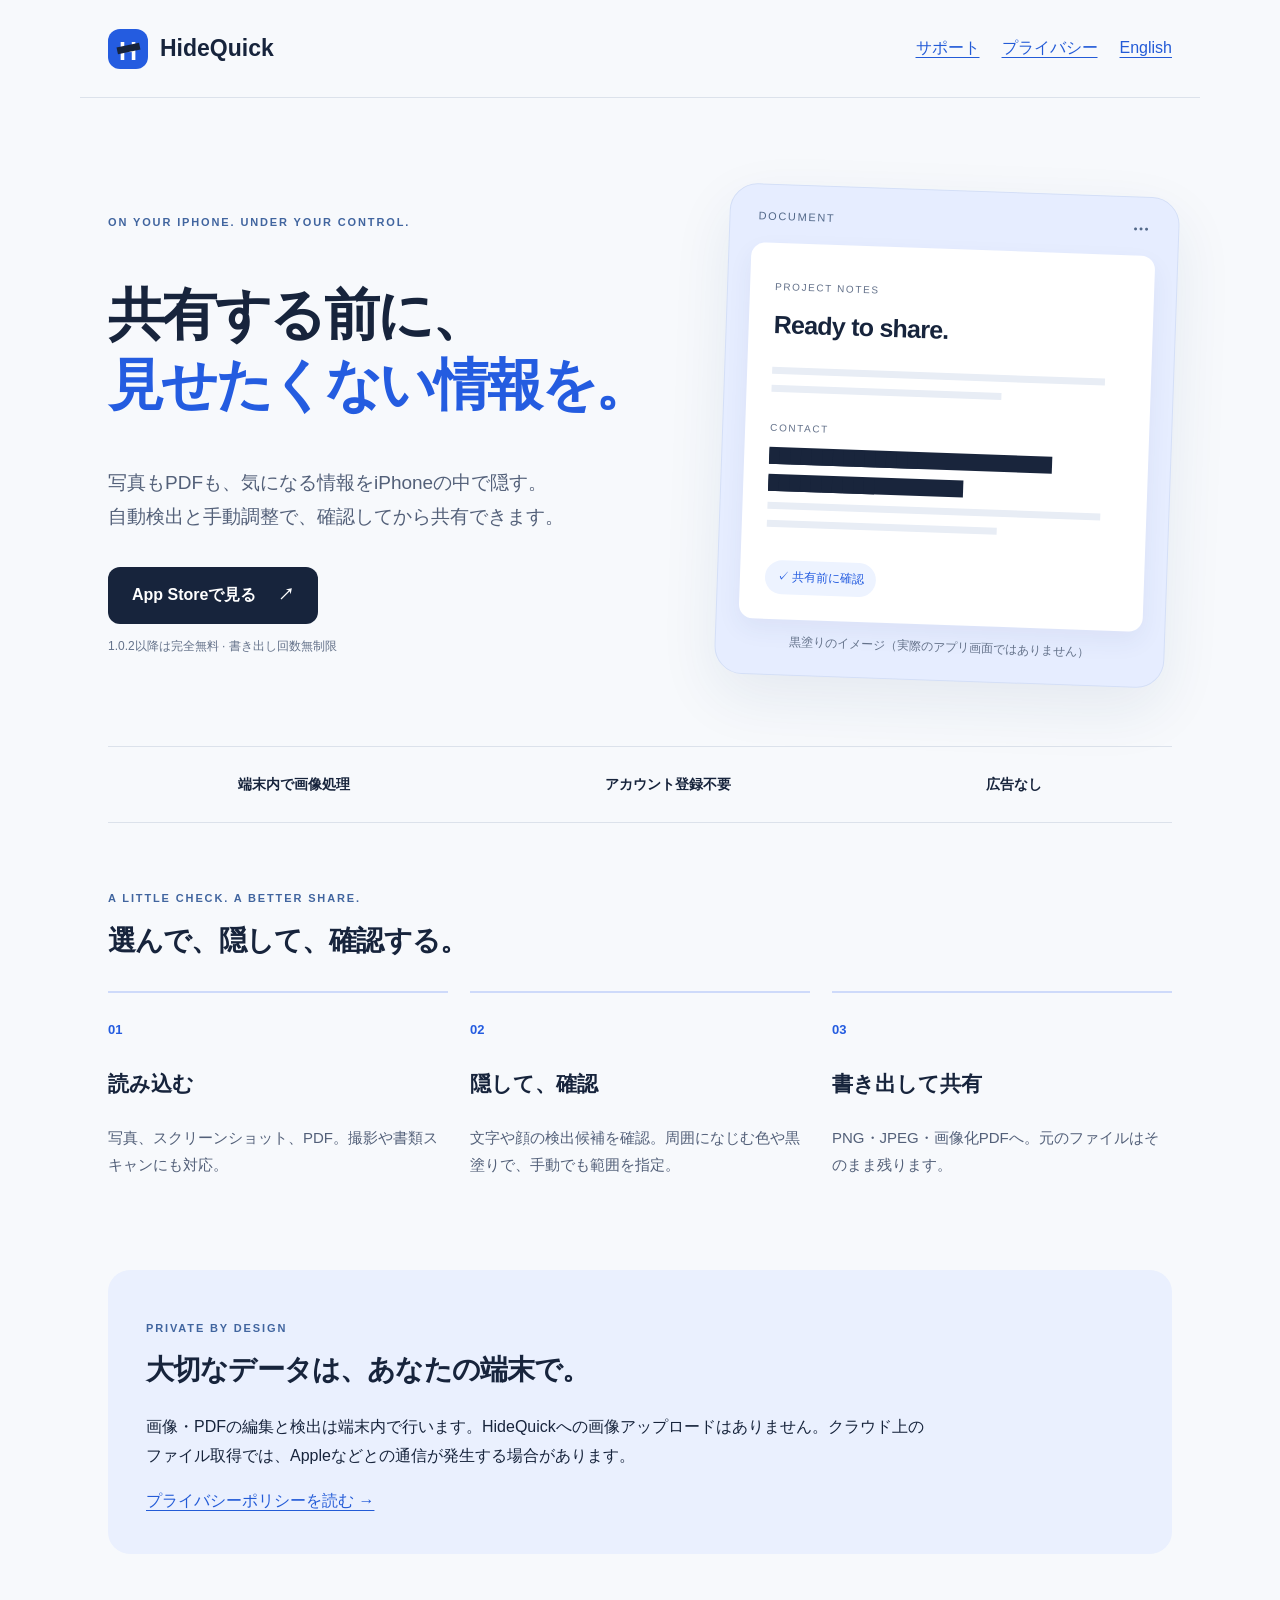
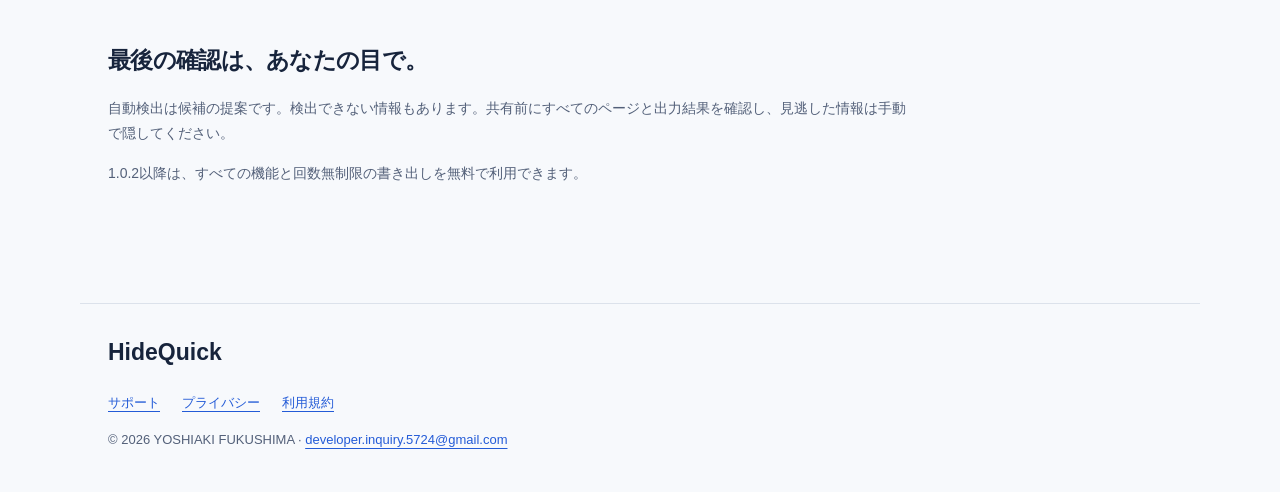
<file: index.html>
<!doctype html>
<html lang="ja"><head><meta charset="utf-8"><meta name="viewport" content="width=device-width,initial-scale=1"><meta name="description" content="HideQuick — 写真・PDFの個人情報をiPhoneで隠して共有。端末内処理、手動調整。1.0.2以降は回数無制限で無料。"><title>HideQuick — 共有前に、個人情報を隠す。</title><link rel="stylesheet" href="style.css"></head><body class="landing"><header><a class="brand" href="index.html"><span class="logo" aria-hidden="true">H<span></span></span>HideQuick</a><nav aria-label="ナビゲーション"><a href="support-ja.html">サポート</a><a href="privacy-ja.html">プライバシー</a><a href="index-en.html">English</a></nav></header><main><section class="hero"><div><p class="eyebrow">ON YOUR IPHONE. UNDER YOUR CONTROL.</p><h1>共有する前に、<br><span>見せたくない情報を。</span></h1><p class="intro">写真もPDFも、気になる情報をiPhoneの中で隠す。<br>自動検出と手動調整で、確認してから共有できます。</p><a class="button" href="https://apps.apple.com/jp/app/id6823112344">App Storeで見る <span aria-hidden="true">↗</span></a><p class="fine">1.0.2以降は完全無料 · 書き出し回数無制限</p></div><div class="demo" role="img" aria-label="架空の連絡先を黒塗りした書類のイメージ"><div class="demo-top"><span>DOCUMENT</span><span>•••</span></div><div class="paper"><p class="paper-label">PROJECT NOTES</p><h2>Ready to share.</h2><div class="line long"></div><div class="line"></div><p class="data-label">CONTACT</p><div class="masked">██████████████</div><div class="masked short">██████████</div><div class="line long"></div><div class="line"></div><span class="reviewed">✓ 共有前に確認</span></div><p class="demo-note">黒塗りのイメージ（実際のアプリ画面ではありません）</p></div></section><section class="value-bar"><span>端末内で画像処理</span><span>アカウント登録不要</span><span>広告なし</span></section><section class="steps"><p class="eyebrow">A LITTLE CHECK. A BETTER SHARE.</p><h2>選んで、隠して、確認する。</h2><div class="grid"><article class="feature"><span class="number">01</span><h3>読み込む</h3><p>写真、スクリーンショット、PDF。撮影や書類スキャンにも対応。</p></article><article class="feature"><span class="number">02</span><h3>隠して、確認</h3><p>文字や顔の検出候補を確認。周囲になじむ色や黒塗りで、手動でも範囲を指定。</p></article><article class="feature"><span class="number">03</span><h3>書き出して共有</h3><p>PNG・JPEG・画像化PDFへ。元のファイルはそのまま残ります。</p></article></div></section><section class="privacy-block"><p class="eyebrow">PRIVATE BY DESIGN</p><h2>大切なデータは、あなたの端末で。</h2><p>画像・PDFの編集と検出は端末内で行います。HideQuickへの画像アップロードはありません。クラウド上のファイル取得では、Appleなどとの通信が発生する場合があります。</p><a href="privacy-ja.html">プライバシーポリシーを読む →</a></section><section class="notice"><h2>最後の確認は、あなたの目で。</h2><p>自動検出は候補の提案です。検出できない情報もあります。共有前にすべてのページと出力結果を確認し、見逃した情報は手動で隠してください。</p><p>1.0.2以降は、すべての機能と回数無制限の書き出しを無料で利用できます。</p></section></main><footer><a class="brand" href="index.html">HideQuick</a><nav><a href="support-ja.html">サポート</a><a href="privacy-ja.html">プライバシー</a><a href="terms-ja.html">利用規約</a></nav><p>© 2026 YOSHIAKI FUKUSHIMA · <a href="mailto:developer.inquiry.5724@gmail.com">developer.inquiry.5724@gmail.com</a></p></footer></body></html>
</file>
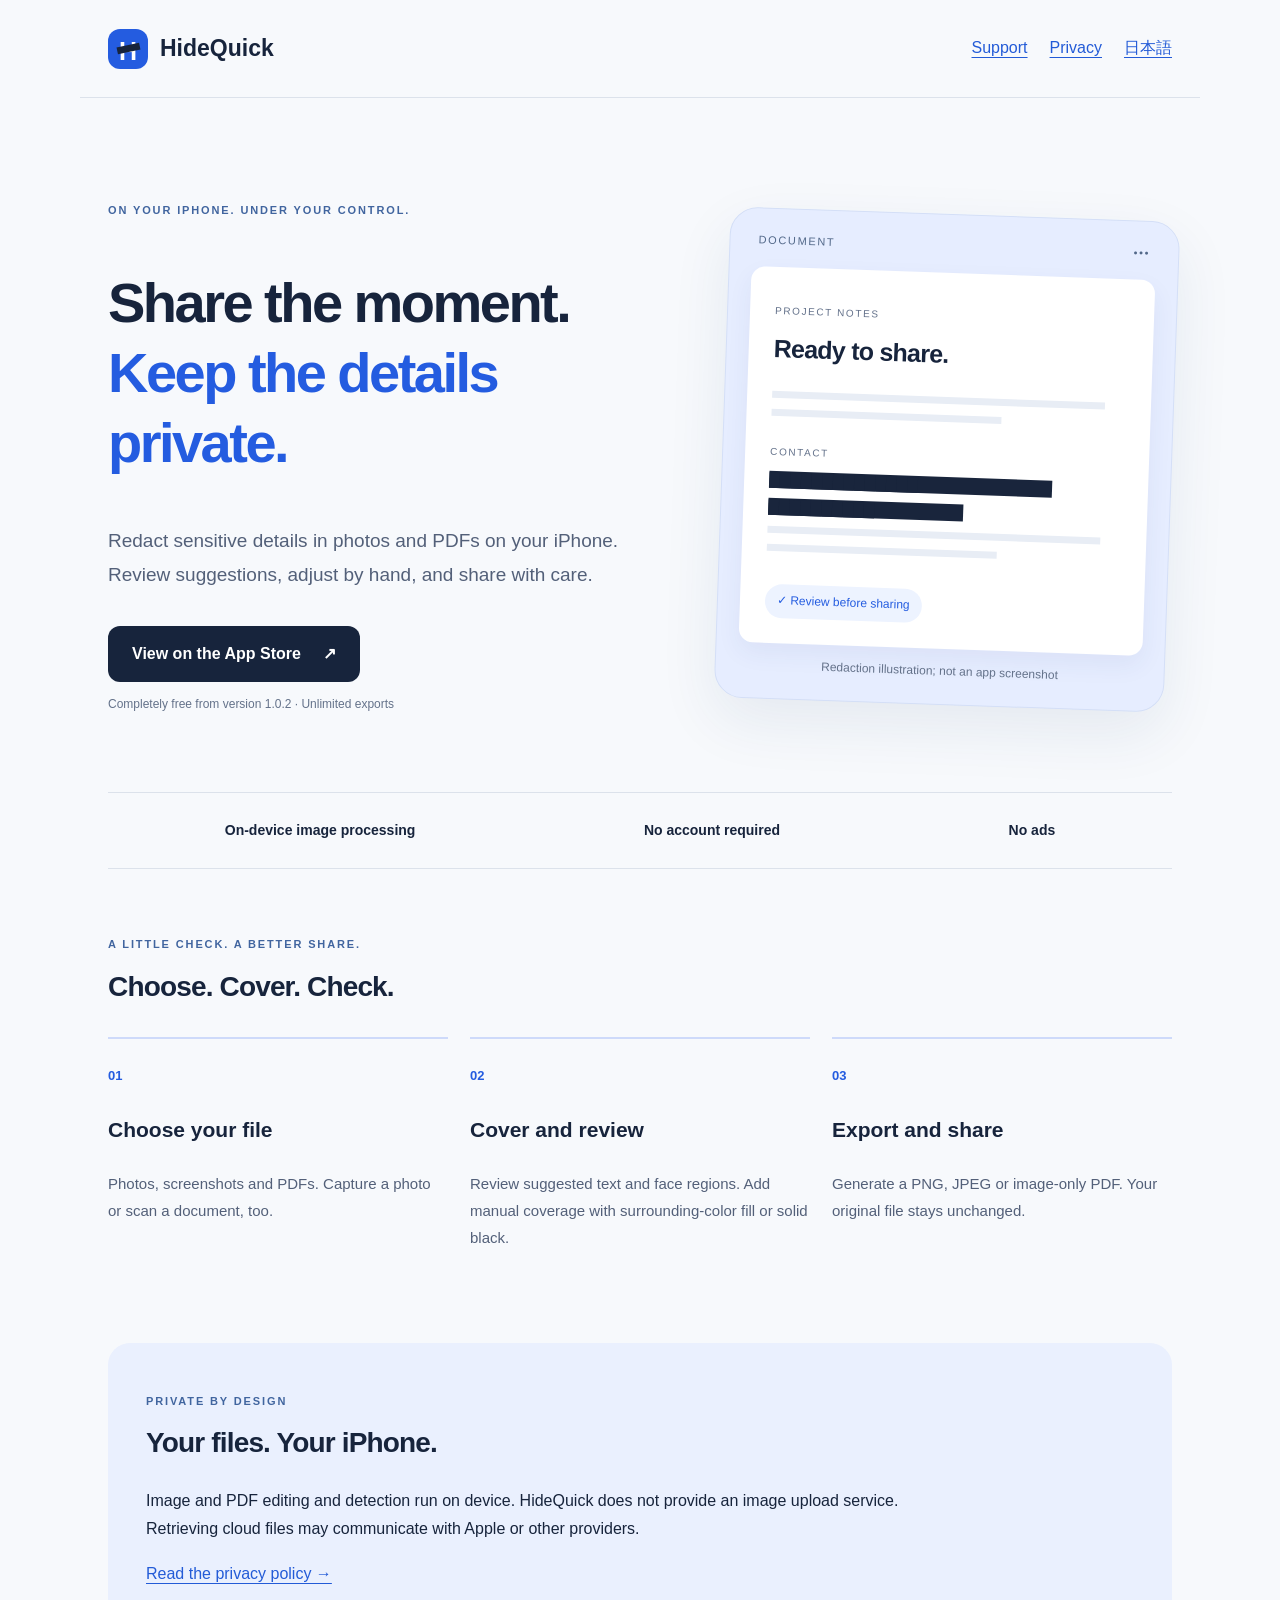
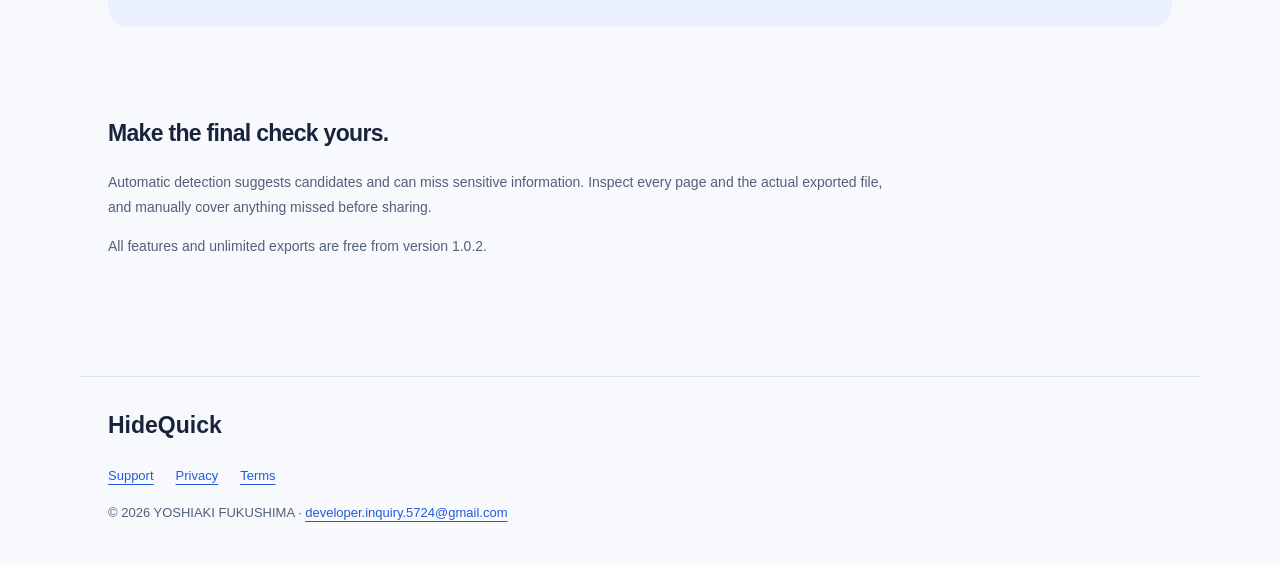
<file: index-en.html>
<!doctype html>
<html lang="en"><head><meta charset="utf-8"><meta name="viewport" content="width=device-width,initial-scale=1"><meta name="description" content="HideQuick — on-device photo and PDF redaction for iPhone. Review, cover and share. Unlimited free exports from version 1.0.2."><title>HideQuick — Review. Redact. Share.</title><link rel="stylesheet" href="style.css"></head><body class="landing"><header><a class="brand" href="index-en.html"><span class="logo" aria-hidden="true">H<span></span></span>HideQuick</a><nav aria-label="Navigation"><a href="support-en.html">Support</a><a href="privacy-en.html">Privacy</a><a href="index.html">日本語</a></nav></header><main><section class="hero"><div><p class="eyebrow">ON YOUR IPHONE. UNDER YOUR CONTROL.</p><h1>Share the moment.<br><span>Keep the details private.</span></h1><p class="intro">Redact sensitive details in photos and PDFs on your iPhone. Review suggestions, adjust by hand, and share with care.</p><a class="button" href="https://apps.apple.com/jp/app/id6823112344">View on the App Store <span aria-hidden="true">↗</span></a><p class="fine">Completely free from version 1.0.2 · Unlimited exports</p></div><div class="demo" role="img" aria-label="Illustration of a document with fictional contact details redacted"><div class="demo-top"><span>DOCUMENT</span><span>•••</span></div><div class="paper"><p class="paper-label">PROJECT NOTES</p><h2>Ready to share.</h2><div class="line long"></div><div class="line"></div><p class="data-label">CONTACT</p><div class="masked">██████████████</div><div class="masked short">██████████</div><div class="line long"></div><div class="line"></div><span class="reviewed">✓ Review before sharing</span></div><p class="demo-note">Redaction illustration; not an app screenshot</p></div></section><section class="value-bar"><span>On-device image processing</span><span>No account required</span><span>No ads</span></section><section class="steps"><p class="eyebrow">A LITTLE CHECK. A BETTER SHARE.</p><h2>Choose. Cover. Check.</h2><div class="grid"><article class="feature"><span class="number">01</span><h3>Choose your file</h3><p>Photos, screenshots and PDFs. Capture a photo or scan a document, too.</p></article><article class="feature"><span class="number">02</span><h3>Cover and review</h3><p>Review suggested text and face regions. Add manual coverage with surrounding-color fill or solid black.</p></article><article class="feature"><span class="number">03</span><h3>Export and share</h3><p>Generate a PNG, JPEG or image-only PDF. Your original file stays unchanged.</p></article></div></section><section class="privacy-block"><p class="eyebrow">PRIVATE BY DESIGN</p><h2>Your files. Your iPhone.</h2><p>Image and PDF editing and detection run on device. HideQuick does not provide an image upload service. Retrieving cloud files may communicate with Apple or other providers.</p><a href="privacy-en.html">Read the privacy policy →</a></section><section class="notice"><h2>Make the final check yours.</h2><p>Automatic detection suggests candidates and can miss sensitive information. Inspect every page and the actual exported file, and manually cover anything missed before sharing.</p><p>All features and unlimited exports are free from version 1.0.2.</p></section></main><footer><a class="brand" href="index-en.html">HideQuick</a><nav><a href="support-en.html">Support</a><a href="privacy-en.html">Privacy</a><a href="terms-en.html">Terms</a></nav><p>© 2026 YOSHIAKI FUKUSHIMA · <a href="mailto:developer.inquiry.5724@gmail.com">developer.inquiry.5724@gmail.com</a></p></footer></body></html>
</file>
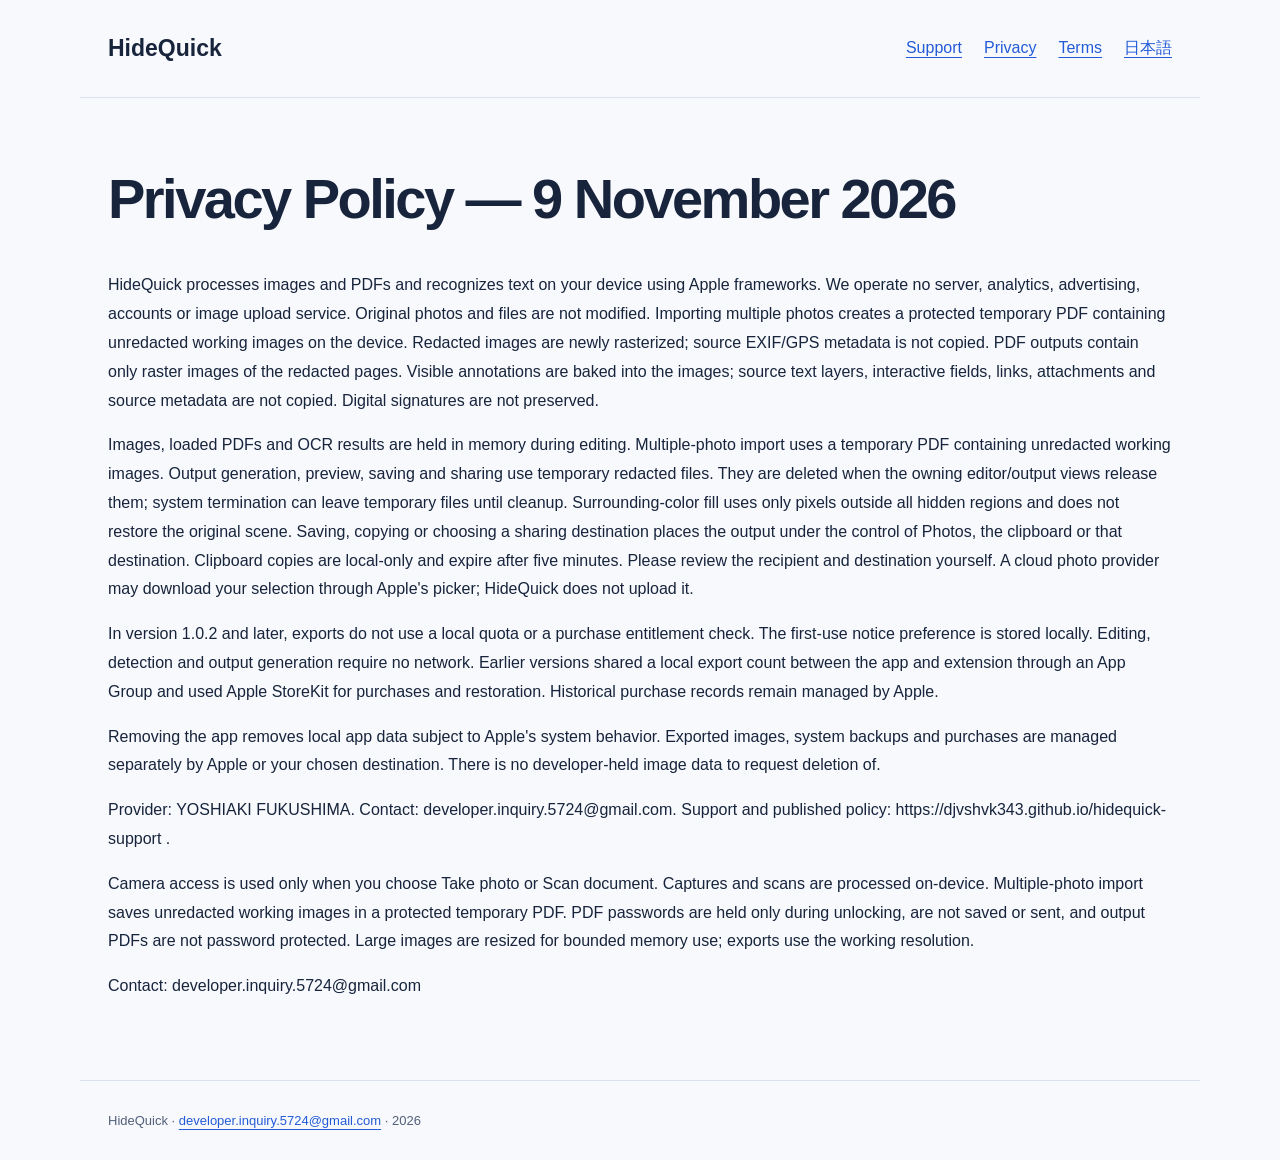
<file: privacy-en.html>
<!doctype html><html lang="en"><meta charset="utf-8"><meta name="viewport" content="width=device-width,initial-scale=1"><meta name="description" content="HideQuick support, privacy and terms"><title>Privacy Policy — 9 November 2026 · HideQuick</title><link rel="stylesheet" href="style.css"><header><a class="brand" href="index.html">HideQuick</a><nav aria-label="Navigation"><a href="support-en.html">Support</a><a href="privacy-en.html">Privacy</a><a href="terms-en.html">Terms</a><a href="index.html" lang="ja">日本語</a></nav></header><main><h1>Privacy Policy — 9 November 2026</h1><p>HideQuick processes images and PDFs and recognizes text on your device using Apple frameworks. We operate no server, analytics, advertising, accounts or image upload service. Original photos and files are not modified. Importing multiple photos creates a protected temporary PDF containing unredacted working images on the device. Redacted images are newly rasterized; source EXIF/GPS metadata is not copied. PDF outputs contain only raster images of the redacted pages. Visible annotations are baked into the images; source text layers, interactive fields, links, attachments and source metadata are not copied. Digital signatures are not preserved.</p><p>Images, loaded PDFs and OCR results are held in memory during editing. Multiple-photo import uses a temporary PDF containing unredacted working images. Output generation, preview, saving and sharing use temporary redacted files. They are deleted when the owning editor/output views release them; system termination can leave temporary files until cleanup. Surrounding-color fill uses only pixels outside all hidden regions and does not restore the original scene. Saving, copying or choosing a sharing destination places the output under the control of Photos, the clipboard or that destination. Clipboard copies are local-only and expire after five minutes. Please review the recipient and destination yourself. A cloud photo provider may download your selection through Apple&#x27;s picker; HideQuick does not upload it.</p><p>In version 1.0.2 and later, exports do not use a local quota or a purchase entitlement check. The first-use notice preference is stored locally. Editing, detection and output generation require no network. Earlier versions shared a local export count between the app and extension through an App Group and used Apple StoreKit for purchases and restoration. Historical purchase records remain managed by Apple.</p><p>Removing the app removes local app data subject to Apple&#x27;s system behavior. Exported images, system backups and purchases are managed separately by Apple or your chosen destination. There is no developer-held image data to request deletion of.</p><p>Provider: YOSHIAKI FUKUSHIMA. Contact: developer.inquiry.5724@gmail.com. Support and published policy: https://djvshvk343.github.io/hidequick-support .</p><p>Camera access is used only when you choose Take photo or Scan document. Captures and scans are processed on-device. Multiple-photo import saves unredacted working images in a protected temporary PDF. PDF passwords are held only during unlocking, are not saved or sent, and output PDFs are not password protected. Large images are resized for bounded memory use; exports use the working resolution.</p><p>Contact: developer.inquiry.5724@gmail.com</p></main><footer>HideQuick · <a href="mailto:developer.inquiry.5724@gmail.com">developer.inquiry.5724@gmail.com</a> · 2026</footer></html>
</file>
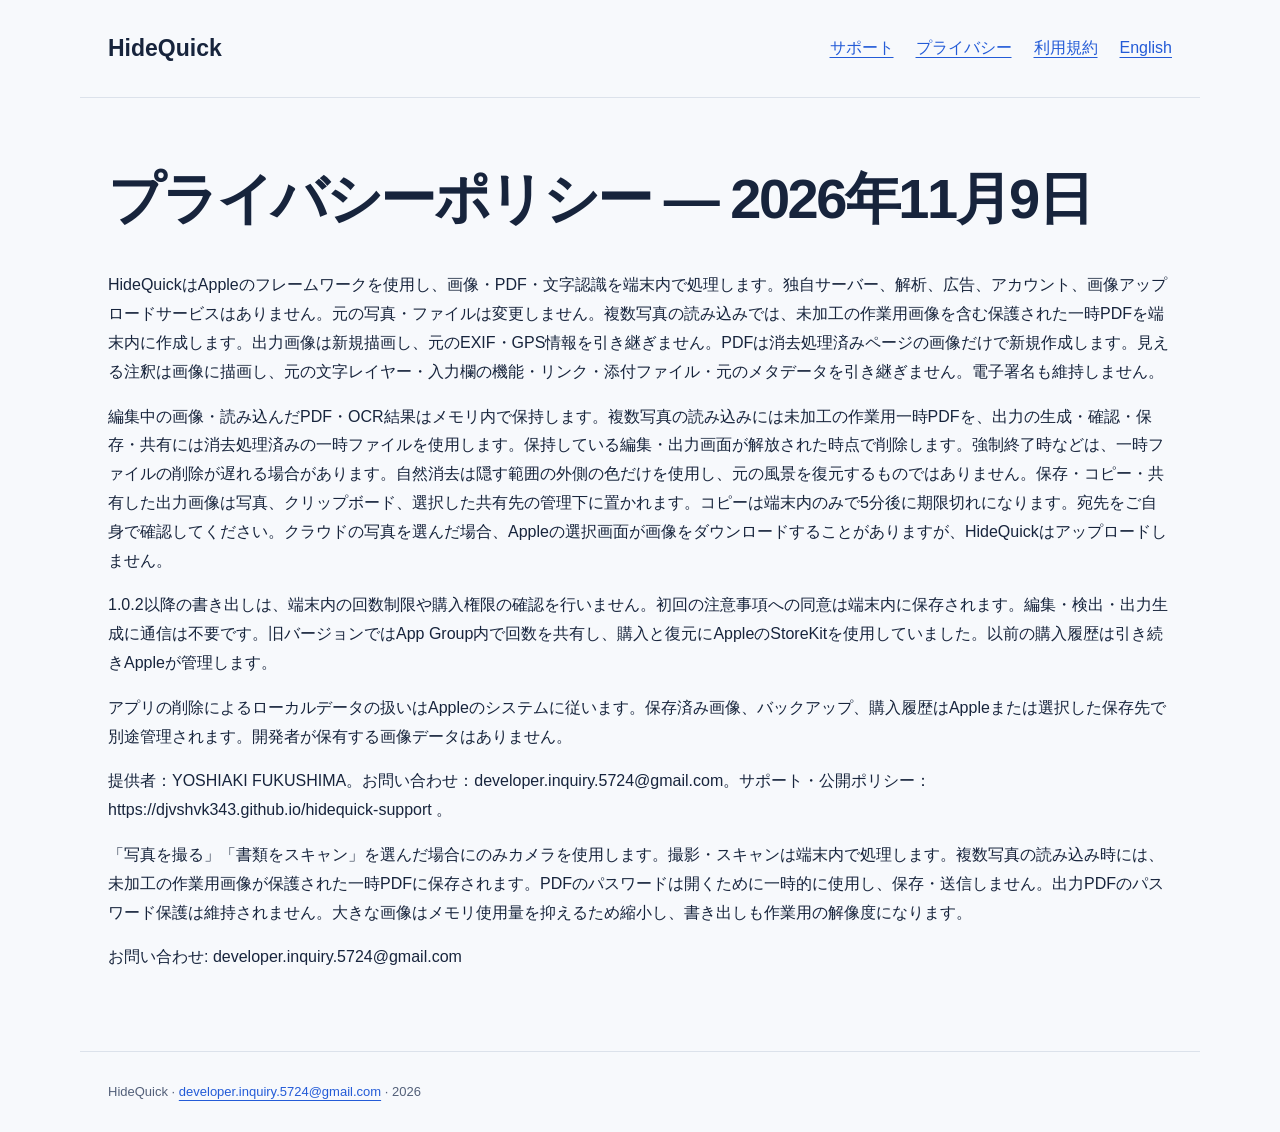
<file: privacy-ja.html>
<!doctype html><html lang="ja"><meta charset="utf-8"><meta name="viewport" content="width=device-width,initial-scale=1"><meta name="description" content="HideQuick support, privacy and terms"><title>プライバシーポリシー — 2026年11月9日 · HideQuick</title><link rel="stylesheet" href="style.css"><header><a class="brand" href="index.html">HideQuick</a><nav aria-label="Navigation"><a href="support-ja.html">サポート</a><a href="privacy-ja.html">プライバシー</a><a href="terms-ja.html">利用規約</a><a href="support-en.html" lang="en">English</a></nav></header><main><h1>プライバシーポリシー — 2026年11月9日</h1><p>HideQuickはAppleのフレームワークを使用し、画像・PDF・文字認識を端末内で処理します。独自サーバー、解析、広告、アカウント、画像アップロードサービスはありません。元の写真・ファイルは変更しません。複数写真の読み込みでは、未加工の作業用画像を含む保護された一時PDFを端末内に作成します。出力画像は新規描画し、元のEXIF・GPS情報を引き継ぎません。PDFは消去処理済みページの画像だけで新規作成します。見える注釈は画像に描画し、元の文字レイヤー・入力欄の機能・リンク・添付ファイル・元のメタデータを引き継ぎません。電子署名も維持しません。</p><p>編集中の画像・読み込んだPDF・OCR結果はメモリ内で保持します。複数写真の読み込みには未加工の作業用一時PDFを、出力の生成・確認・保存・共有には消去処理済みの一時ファイルを使用します。保持している編集・出力画面が解放された時点で削除します。強制終了時などは、一時ファイルの削除が遅れる場合があります。自然消去は隠す範囲の外側の色だけを使用し、元の風景を復元するものではありません。保存・コピー・共有した出力画像は写真、クリップボード、選択した共有先の管理下に置かれます。コピーは端末内のみで5分後に期限切れになります。宛先をご自身で確認してください。クラウドの写真を選んだ場合、Appleの選択画面が画像をダウンロードすることがありますが、HideQuickはアップロードしません。</p><p>1.0.2以降の書き出しは、端末内の回数制限や購入権限の確認を行いません。初回の注意事項への同意は端末内に保存されます。編集・検出・出力生成に通信は不要です。旧バージョンではApp Group内で回数を共有し、購入と復元にAppleのStoreKitを使用していました。以前の購入履歴は引き続きAppleが管理します。</p><p>アプリの削除によるローカルデータの扱いはAppleのシステムに従います。保存済み画像、バックアップ、購入履歴はAppleまたは選択した保存先で別途管理されます。開発者が保有する画像データはありません。</p><p>提供者：YOSHIAKI FUKUSHIMA。お問い合わせ：developer.inquiry.5724@gmail.com。サポート・公開ポリシー：https://djvshvk343.github.io/hidequick-support 。</p><p>「写真を撮る」「書類をスキャン」を選んだ場合にのみカメラを使用します。撮影・スキャンは端末内で処理します。複数写真の読み込み時には、未加工の作業用画像が保護された一時PDFに保存されます。PDFのパスワードは開くために一時的に使用し、保存・送信しません。出力PDFのパスワード保護は維持されません。大きな画像はメモリ使用量を抑えるため縮小し、書き出しも作業用の解像度になります。</p><p>お問い合わせ: developer.inquiry.5724@gmail.com</p></main><footer>HideQuick · <a href="mailto:developer.inquiry.5724@gmail.com">developer.inquiry.5724@gmail.com</a> · 2026</footer></html>
</file>
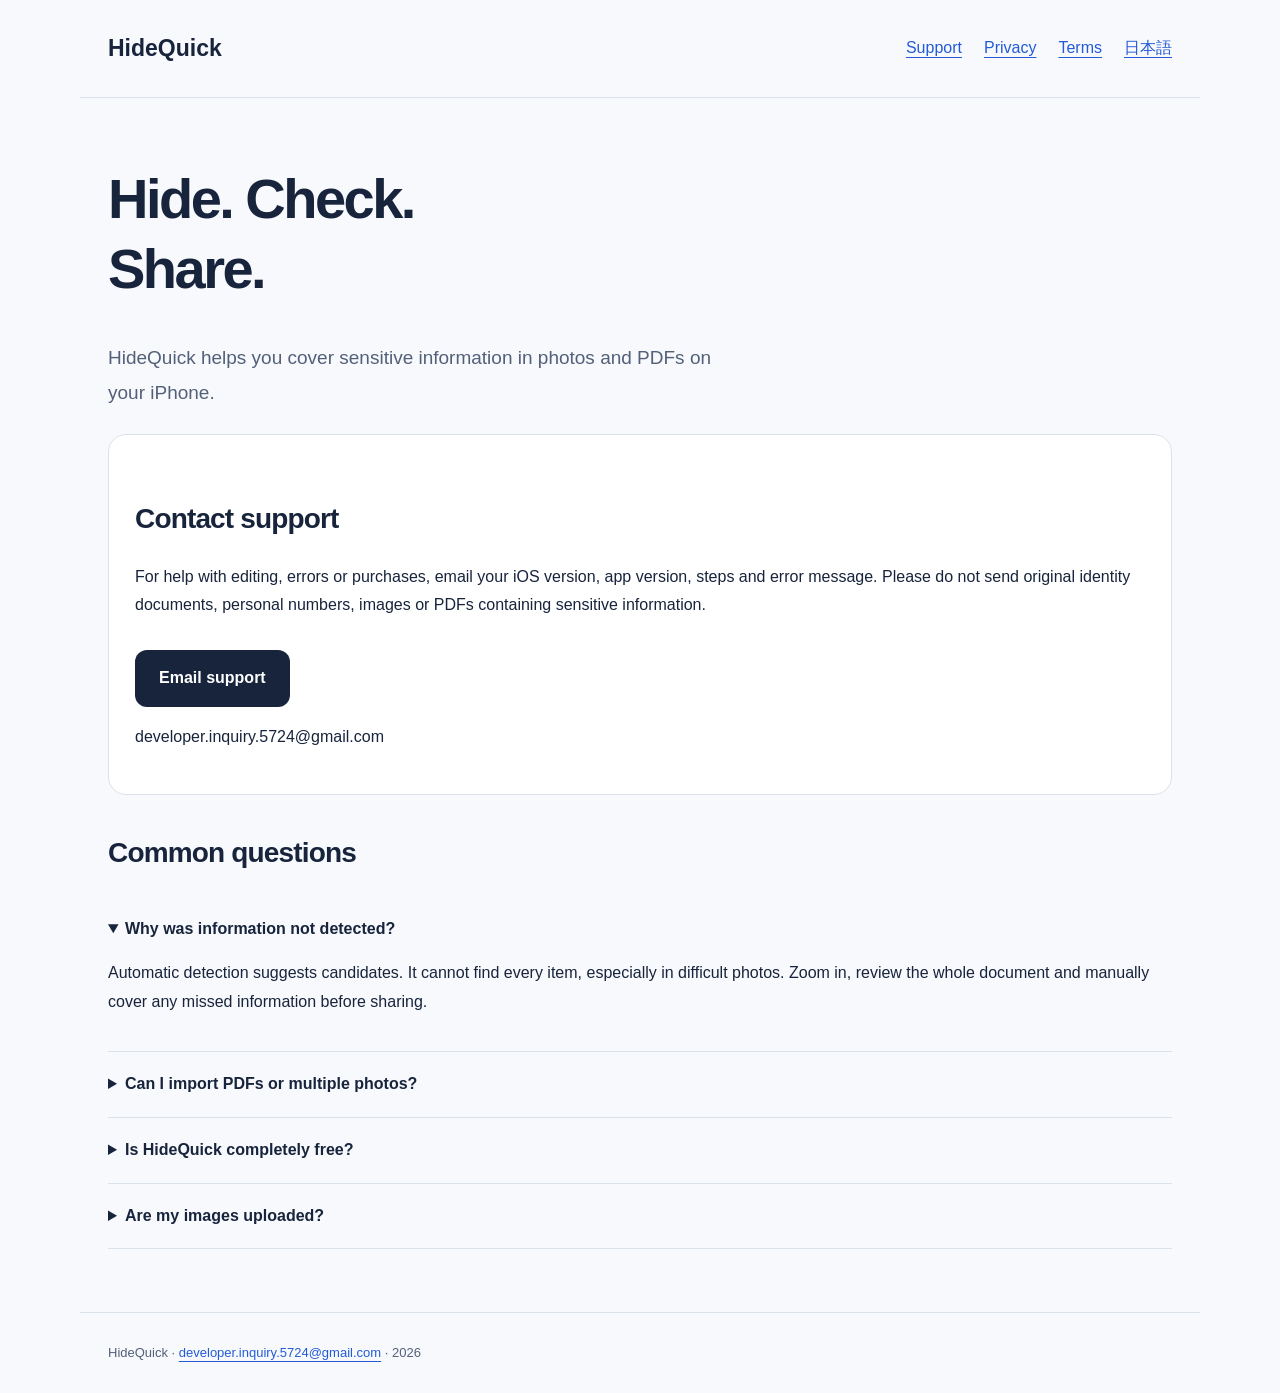
<file: support-en.html>
<!doctype html><html lang="en"><meta charset="utf-8"><meta name="viewport" content="width=device-width,initial-scale=1"><meta name="description" content="HideQuick support, privacy and terms"><title>Support · HideQuick</title><link rel="stylesheet" href="style.css"><header><a class="brand" href="index.html">HideQuick</a><nav aria-label="Navigation"><a href="support-en.html">Support</a><a href="privacy-en.html">Privacy</a><a href="terms-en.html">Terms</a><a href="index.html" lang="ja">日本語</a></nav></header><main><h1>Hide. Check.<br>Share.</h1><p class="intro">HideQuick helps you cover sensitive information in photos and PDFs on your iPhone.</p><div class="card"><h2>Contact support</h2><p>For help with editing, errors or purchases, email your iOS version, app version, steps and error message. Please do not send original identity documents, personal numbers, images or PDFs containing sensitive information.</p><a class="button" href="mailto:developer.inquiry.5724@gmail.com">Email support</a><p>developer.inquiry.5724@gmail.com</p></div><h2>Common questions</h2><details open><summary>Why was information not detected?</summary><p>Automatic detection suggests candidates. It cannot find every item, especially in difficult photos. Zoom in, review the whole document and manually cover any missed information before sharing.</p></details><details><summary>Can I import PDFs or multiple photos?</summary><p>Up to 500 PDF pages or 50 selected photos are supported, subject to file size and available memory. Encrypted PDFs need the correct password. Exported PDFs are image-only; source passwords, searchable text and digital signatures are not retained.</p></details><details><summary>Is HideQuick completely free?</summary><p>Version 1.0.2 and later include unlimited photo and PDF exports for everyone. No Pro purchase is required. If an older version shows an export limit, update when version 1.0.2 is available in your App Store region. Previous purchases remain in your Apple purchase history. Contact Apple about any previous payment or refund request.</p></details><details><summary>Are my images uploaded?</summary><p>Editing and detection run on-device. HideQuick has no image upload service. Cloud file retrieval can require network access. See our privacy policy for details.</p></details></main><footer>HideQuick · <a href="mailto:developer.inquiry.5724@gmail.com">developer.inquiry.5724@gmail.com</a> · 2026</footer></html>
</file>
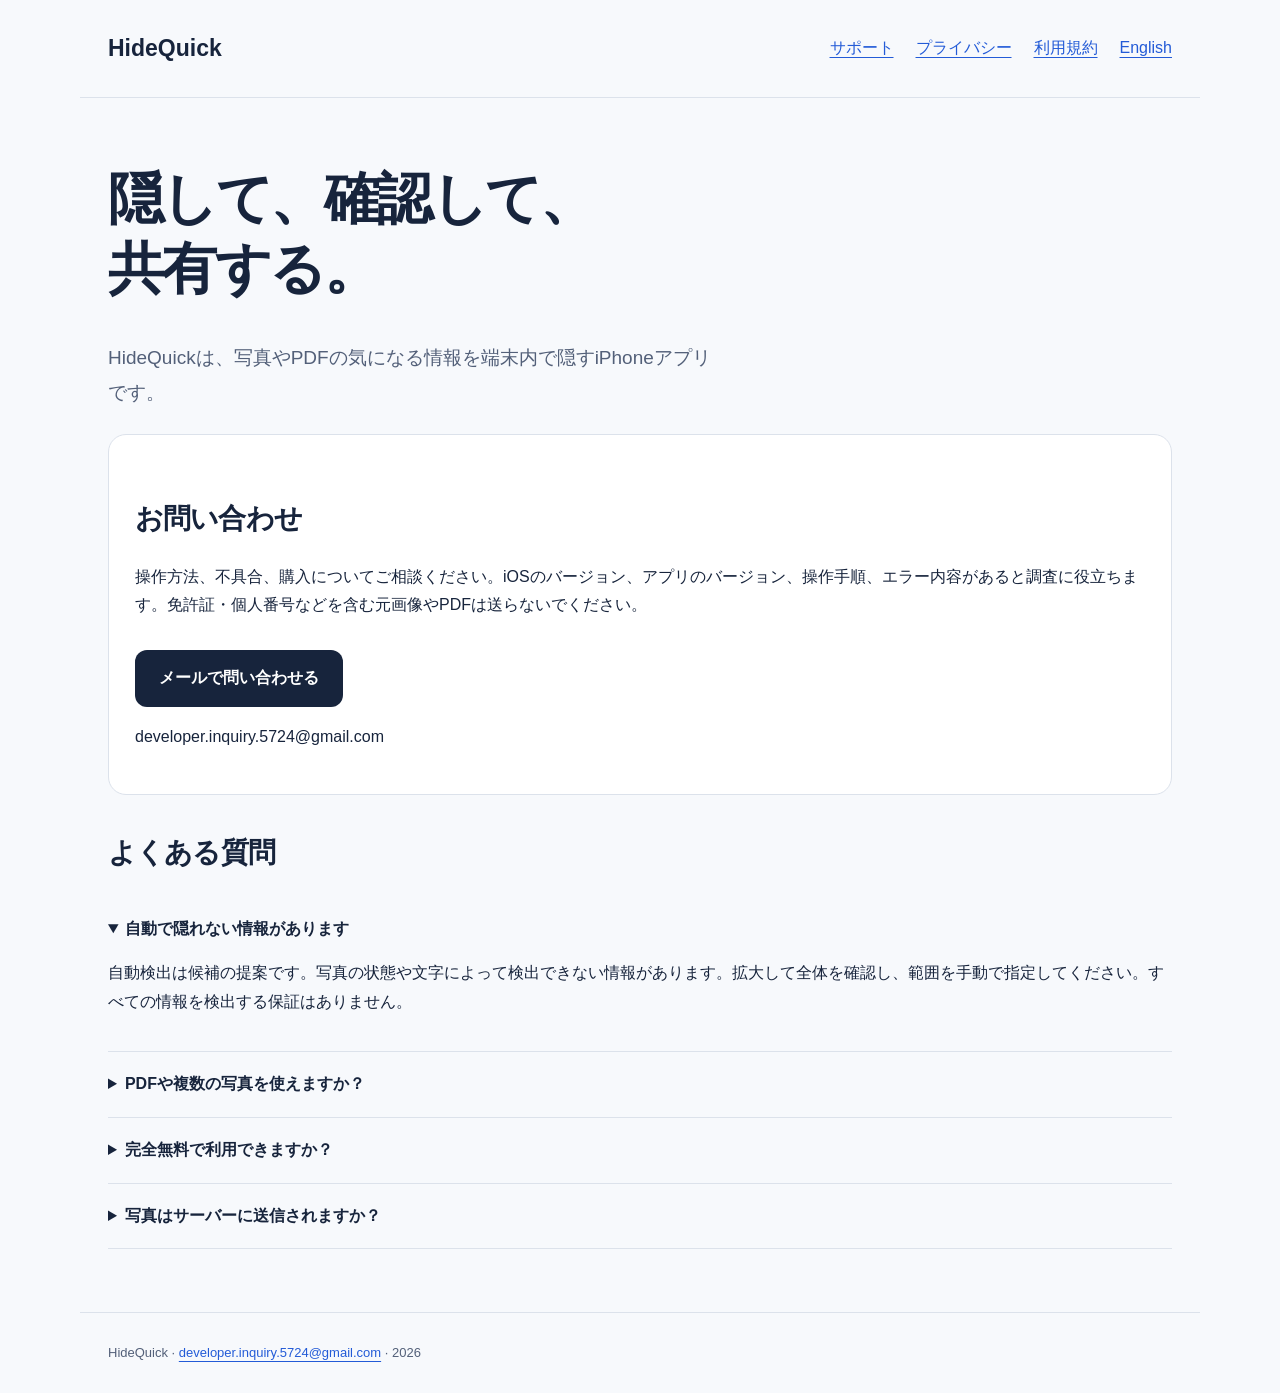
<file: support-ja.html>
<!doctype html><html lang="ja"><meta charset="utf-8"><meta name="viewport" content="width=device-width,initial-scale=1"><meta name="description" content="HideQuick support, privacy and terms"><title>サポート · HideQuick</title><link rel="stylesheet" href="style.css"><header><a class="brand" href="index.html">HideQuick</a><nav aria-label="Navigation"><a href="support-ja.html">サポート</a><a href="privacy-ja.html">プライバシー</a><a href="terms-ja.html">利用規約</a><a href="support-en.html" lang="en">English</a></nav></header><main><h1>隠して、確認して、<br>共有する。</h1><p class="intro">HideQuickは、写真やPDFの気になる情報を端末内で隠すiPhoneアプリです。</p><div class="card"><h2>お問い合わせ</h2><p>操作方法、不具合、購入についてご相談ください。iOSのバージョン、アプリのバージョン、操作手順、エラー内容があると調査に役立ちます。免許証・個人番号などを含む元画像やPDFは送らないでください。</p><a class="button" href="mailto:developer.inquiry.5724@gmail.com">メールで問い合わせる</a><p>developer.inquiry.5724@gmail.com</p></div><h2>よくある質問</h2><details open><summary>自動で隠れない情報があります</summary><p>自動検出は候補の提案です。写真の状態や文字によって検出できない情報があります。拡大して全体を確認し、範囲を手動で指定してください。すべての情報を検出する保証はありません。</p></details><details><summary>PDFや複数の写真を使えますか？</summary><p>PDFは最大500ページ、写真の複数選択は最大50枚です。ファイル容量や端末のメモリ状況によって読み込めない場合があります。暗号化PDFには正しいパスワードが必要です。出力PDFは画像化され、元のパスワード・文字検索・電子署名は引き継ぎません。</p></details><details><summary>完全無料で利用できますか？</summary><p>1.0.2以降は、写真とPDFを回数無制限で無料で書き出せます。Proの購入は不要です。旧バージョンで制限が表示される場合は、お使いのApp Storeで1.0.2が配信され次第アップデートしてください。過去の購入履歴はAppleが管理します。以前の支払いや返金についてはAppleへお問い合わせください。</p></details><details><summary>写真はサーバーに送信されますか？</summary><p>画像・PDFの編集と検出は端末内で行います。HideQuickによる画像アップロードはありません。クラウドからのファイル取得にはAppleなどとの通信が必要になる場合があります。詳しくはプライバシーポリシーをご覧ください。</p></details></main><footer>HideQuick · <a href="mailto:developer.inquiry.5724@gmail.com">developer.inquiry.5724@gmail.com</a> · 2026</footer></html>
</file>
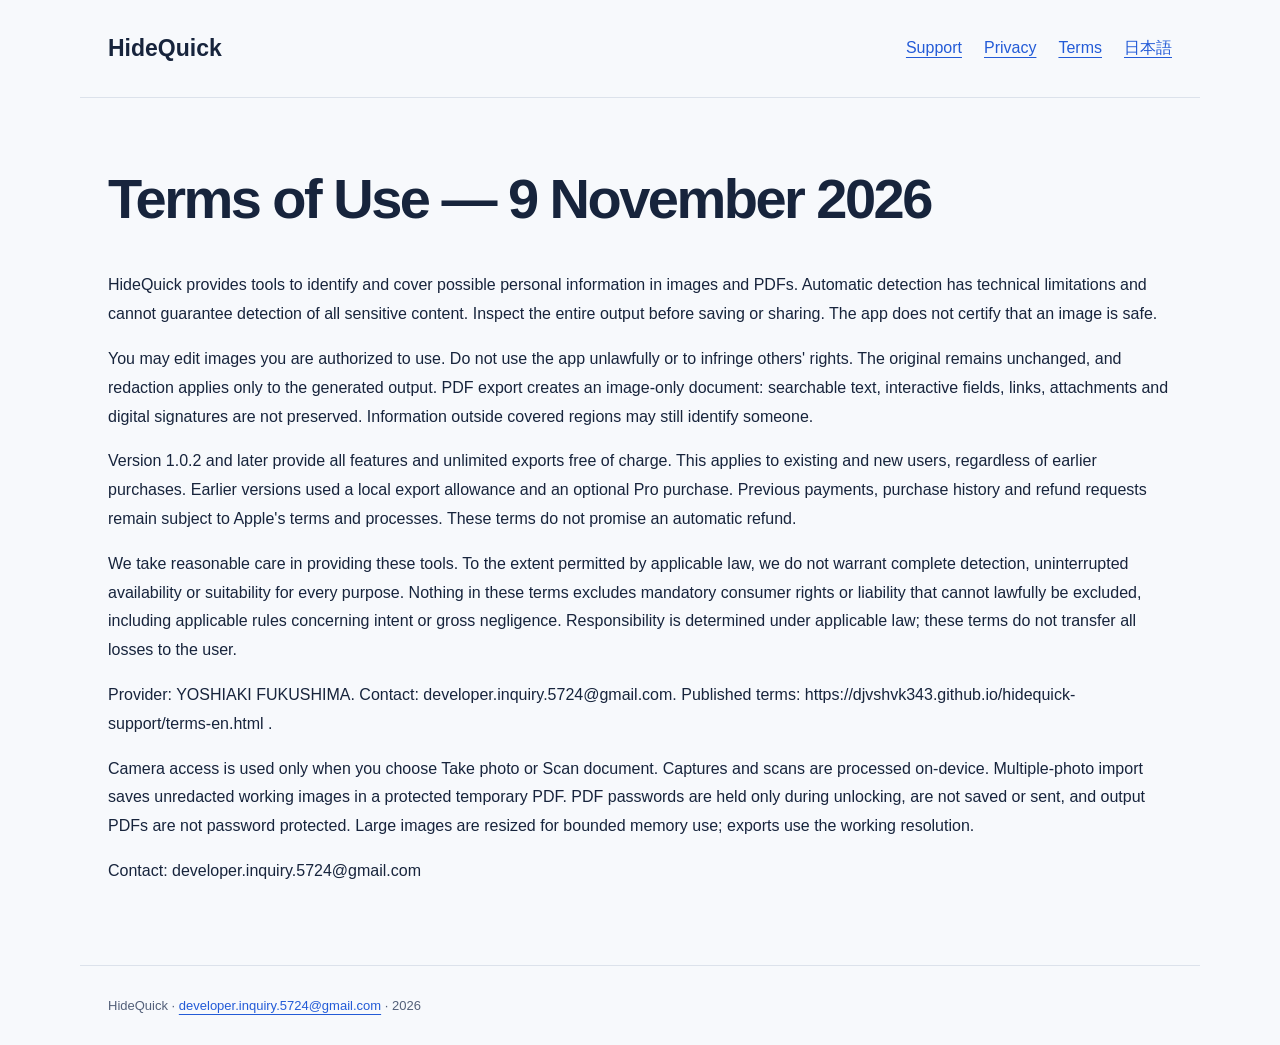
<file: terms-en.html>
<!doctype html><html lang="en"><meta charset="utf-8"><meta name="viewport" content="width=device-width,initial-scale=1"><meta name="description" content="HideQuick support, privacy and terms"><title>Terms of Use — 9 November 2026 · HideQuick</title><link rel="stylesheet" href="style.css"><header><a class="brand" href="index.html">HideQuick</a><nav aria-label="Navigation"><a href="support-en.html">Support</a><a href="privacy-en.html">Privacy</a><a href="terms-en.html">Terms</a><a href="index.html" lang="ja">日本語</a></nav></header><main><h1>Terms of Use — 9 November 2026</h1><p>HideQuick provides tools to identify and cover possible personal information in images and PDFs. Automatic detection has technical limitations and cannot guarantee detection of all sensitive content. Inspect the entire output before saving or sharing. The app does not certify that an image is safe.</p><p>You may edit images you are authorized to use. Do not use the app unlawfully or to infringe others&#x27; rights. The original remains unchanged, and redaction applies only to the generated output. PDF export creates an image-only document: searchable text, interactive fields, links, attachments and digital signatures are not preserved. Information outside covered regions may still identify someone.</p><p>Version 1.0.2 and later provide all features and unlimited exports free of charge. This applies to existing and new users, regardless of earlier purchases. Earlier versions used a local export allowance and an optional Pro purchase. Previous payments, purchase history and refund requests remain subject to Apple&#x27;s terms and processes. These terms do not promise an automatic refund.</p><p>We take reasonable care in providing these tools. To the extent permitted by applicable law, we do not warrant complete detection, uninterrupted availability or suitability for every purpose. Nothing in these terms excludes mandatory consumer rights or liability that cannot lawfully be excluded, including applicable rules concerning intent or gross negligence. Responsibility is determined under applicable law; these terms do not transfer all losses to the user.</p><p>Provider: YOSHIAKI FUKUSHIMA. Contact: developer.inquiry.5724@gmail.com. Published terms: https://djvshvk343.github.io/hidequick-support/terms-en.html .</p><p>Camera access is used only when you choose Take photo or Scan document. Captures and scans are processed on-device. Multiple-photo import saves unredacted working images in a protected temporary PDF. PDF passwords are held only during unlocking, are not saved or sent, and output PDFs are not password protected. Large images are resized for bounded memory use; exports use the working resolution.</p><p>Contact: developer.inquiry.5724@gmail.com</p></main><footer>HideQuick · <a href="mailto:developer.inquiry.5724@gmail.com">developer.inquiry.5724@gmail.com</a> · 2026</footer></html>
</file>
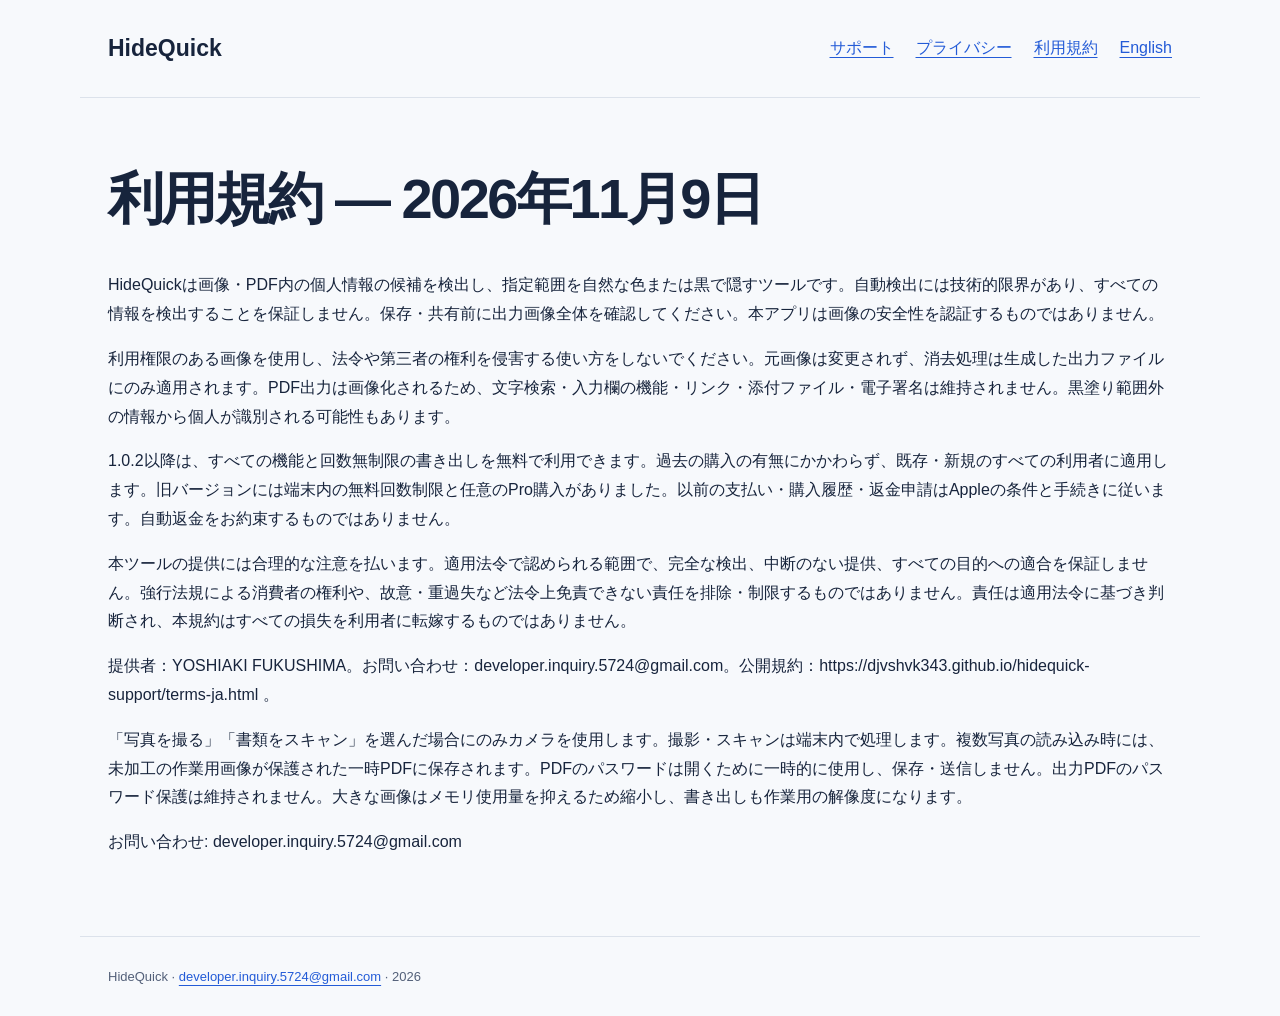
<file: terms-ja.html>
<!doctype html><html lang="ja"><meta charset="utf-8"><meta name="viewport" content="width=device-width,initial-scale=1"><meta name="description" content="HideQuick support, privacy and terms"><title>利用規約 — 2026年11月9日 · HideQuick</title><link rel="stylesheet" href="style.css"><header><a class="brand" href="index.html">HideQuick</a><nav aria-label="Navigation"><a href="support-ja.html">サポート</a><a href="privacy-ja.html">プライバシー</a><a href="terms-ja.html">利用規約</a><a href="support-en.html" lang="en">English</a></nav></header><main><h1>利用規約 — 2026年11月9日</h1><p>HideQuickは画像・PDF内の個人情報の候補を検出し、指定範囲を自然な色または黒で隠すツールです。自動検出には技術的限界があり、すべての情報を検出することを保証しません。保存・共有前に出力画像全体を確認してください。本アプリは画像の安全性を認証するものではありません。</p><p>利用権限のある画像を使用し、法令や第三者の権利を侵害する使い方をしないでください。元画像は変更されず、消去処理は生成した出力ファイルにのみ適用されます。PDF出力は画像化されるため、文字検索・入力欄の機能・リンク・添付ファイル・電子署名は維持されません。黒塗り範囲外の情報から個人が識別される可能性もあります。</p><p>1.0.2以降は、すべての機能と回数無制限の書き出しを無料で利用できます。過去の購入の有無にかかわらず、既存・新規のすべての利用者に適用します。旧バージョンには端末内の無料回数制限と任意のPro購入がありました。以前の支払い・購入履歴・返金申請はAppleの条件と手続きに従います。自動返金をお約束するものではありません。</p><p>本ツールの提供には合理的な注意を払います。適用法令で認められる範囲で、完全な検出、中断のない提供、すべての目的への適合を保証しません。強行法規による消費者の権利や、故意・重過失など法令上免責できない責任を排除・制限するものではありません。責任は適用法令に基づき判断され、本規約はすべての損失を利用者に転嫁するものではありません。</p><p>提供者：YOSHIAKI FUKUSHIMA。お問い合わせ：developer.inquiry.5724@gmail.com。公開規約：https://djvshvk343.github.io/hidequick-support/terms-ja.html 。</p><p>「写真を撮る」「書類をスキャン」を選んだ場合にのみカメラを使用します。撮影・スキャンは端末内で処理します。複数写真の読み込み時には、未加工の作業用画像が保護された一時PDFに保存されます。PDFのパスワードは開くために一時的に使用し、保存・送信しません。出力PDFのパスワード保護は維持されません。大きな画像はメモリ使用量を抑えるため縮小し、書き出しも作業用の解像度になります。</p><p>お問い合わせ: developer.inquiry.5724@gmail.com</p></main><footer>HideQuick · <a href="mailto:developer.inquiry.5724@gmail.com">developer.inquiry.5724@gmail.com</a> · 2026</footer></html>
</file>
<file: style.css>
*{box-sizing:border-box}html{scroll-behavior:smooth}body{margin:0;font:16px/1.8 -apple-system,BlinkMacSystemFont,"Hiragino Sans",sans-serif;color:#17243c;background:#f7f9fc}header,main,footer{max-width:1120px;margin:auto;padding:28px}header{display:flex;justify-content:space-between;align-items:center;gap:20px;border-bottom:1px solid #dce2eb}a{color:#235bd7;text-underline-offset:4px}nav{display:flex;gap:22px;flex-wrap:wrap}.brand{display:inline-flex;align-items:center;gap:12px;font-size:23px;font-weight:800;text-decoration:none;color:#17243c}.logo{display:inline-grid;place-items:center;width:40px;height:40px;background:#245ce0;color:white;border-radius:12px;font-size:25px;position:relative}.logo span{position:absolute;width:23px;height:7px;background:#17243c;transform:rotate(-12deg)}h1{font-size:clamp(34px,5vw,56px);line-height:1.25;letter-spacing:-.045em}h1 span{color:#245ce0}h2{font-size:28px;line-height:1.45;margin-top:38px;letter-spacing:-.03em}h3{font-size:21px}p{overflow-wrap:anywhere}.intro{font-size:19px;color:#536079;max-width:620px}.button{display:inline-flex;gap:22px;align-items:center;background:#17243c;color:white;border-radius:12px;padding:14px 24px;text-decoration:none;font-weight:700;margin-top:14px}.button:hover{background:#245ce0}.fine,.demo-note{font-size:12px;color:#64728a}.eyebrow{font-size:11px;font-weight:800;letter-spacing:.17em;color:#41659f}.hero{display:grid;grid-template-columns:1.25fr 1fr;gap:52px;align-items:center;padding:64px 0}.demo{padding:22px;background:#e6edff;border:1px solid #d4dff7;border-radius:28px;transform:rotate(2deg);box-shadow:0 22px 60px #1c397015}.demo-top{display:flex;justify-content:space-between;font-size:11px;letter-spacing:.15em;padding:0 6px 16px;color:#526889}.paper{background:white;border-radius:14px;padding:25px;box-shadow:0 10px 25px #34457810}.paper-label,.data-label{font-size:10px;letter-spacing:.16em;color:#63718a}.paper h2{margin:5px 0 25px;font-size:25px}.line{height:7px;background:#e8edf5;width:65%;margin:11px 0}.long{width:94%}.masked{font-size:15px;line-height:1.35;letter-spacing:0;color:#19253c;overflow:hidden;width:80%;background:#19253c;margin:10px 0;height:17px}.short{width:55%}.data-label{margin:27px 0 10px}.reviewed{display:inline-block;margin-top:22px;color:#245ce0;background:#edf3ff;padding:6px 12px;border-radius:20px;font-size:12px}.demo-note{text-align:center;margin-bottom:0}.value-bar{display:flex;justify-content:space-around;gap:15px;padding:25px 10px;border-block:1px solid #dce2eb;font-size:14px;font-weight:650}.steps{padding:55px 0}.steps h2{margin-top:12px}.grid{display:grid;grid-template-columns:repeat(3,1fr);gap:22px;margin-top:30px}.feature{border-top:2px solid #cedafa;padding:22px 0}.feature p{color:#536079;font-size:15px}.number{color:#245ce0;font-size:13px;font-weight:800}.privacy-block{border-radius:22px;background:#eaf0fe;padding:38px;margin:0 0 42px}.privacy-block h2{margin-top:8px}.privacy-block p{max-width:790px}.notice{padding:10px 0 40px;max-width:800px}.notice h2{font-size:23px}.notice p{font-size:14px;color:#536079}footer{border-top:1px solid #dce2eb;font-size:13px;color:#536079;margin-top:35px}footer nav{margin-top:18px}.card{background:white;border:1px solid #dce2eb;border-radius:18px;padding:26px;margin:24px 0}details{border-bottom:1px solid #dce2eb;padding:18px 0}summary{cursor:pointer;font-weight:650}a:focus-visible,summary:focus-visible{outline:3px solid #e59529;outline-offset:5px}@media(max-width:760px){header,main,footer{padding:22px}header{align-items:flex-start;flex-direction:column}nav{gap:15px;font-size:14px}.hero{grid-template-columns:1fr;padding:32px 0;gap:32px}.hero h1{font-size:clamp(32px,8vw,48px)}.demo{max-width:440px;transform:none;width:100%;justify-self:center}.value-bar{flex-wrap:wrap;justify-content:flex-start;font-size:13px;gap:12px 20px}.grid{grid-template-columns:1fr;gap:8px}.steps{padding:36px 0}.privacy-block{padding:24px}.intro{font-size:17px}.feature{padding:15px 0}.feature h3{margin:8px 0}.feature p{margin:8px 0}}
</file>
